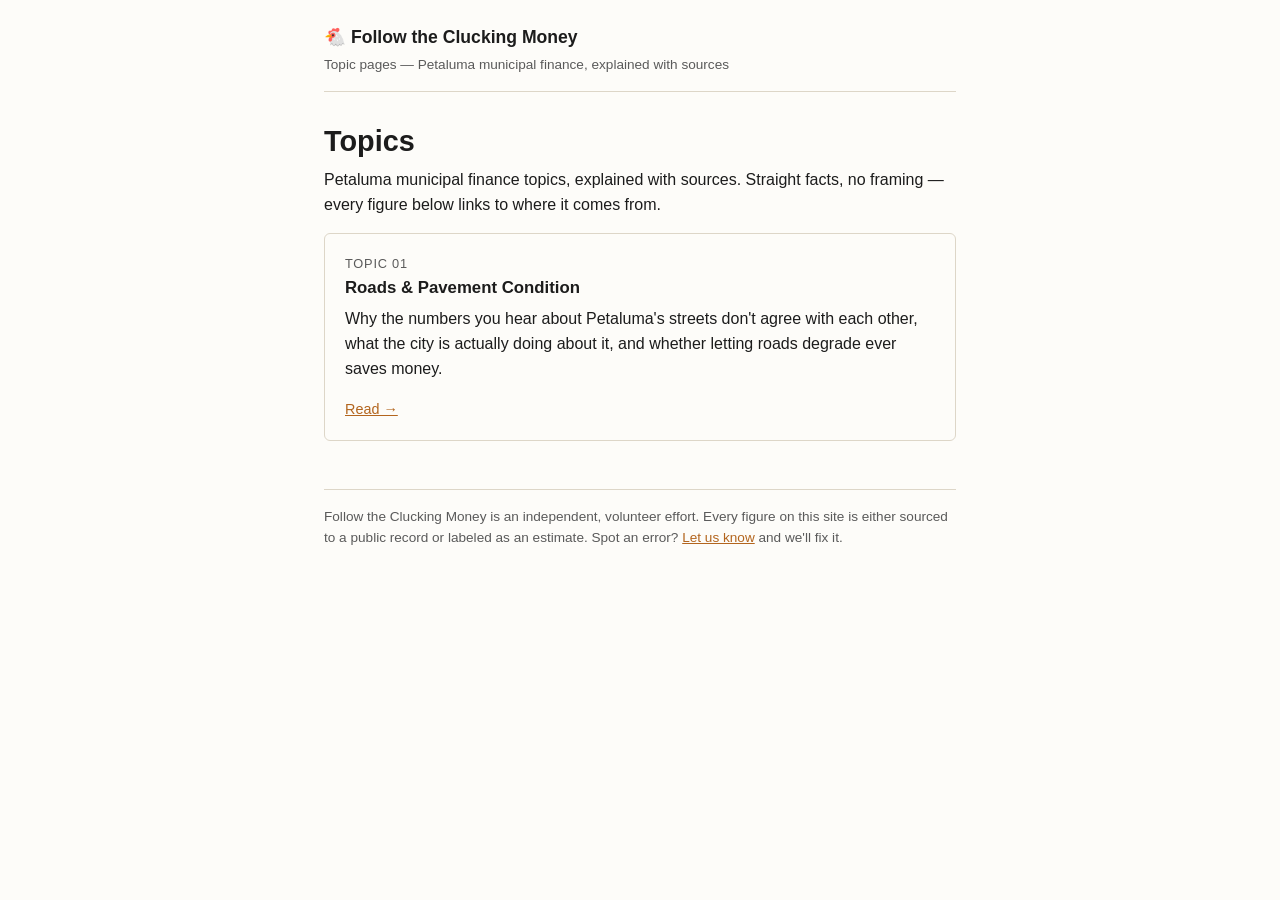
<file: index.html>
<!DOCTYPE html>
<html lang="en">
<head>
<meta charset="UTF-8">
<meta name="viewport" content="width=device-width, initial-scale=1">
<title>Follow the Clucking Money — Topics</title>
<meta name="description" content="Follow the Clucking Money — public topic deep-dives on Petaluma municipal finance.">
<link rel="stylesheet" href="assets/style.css">
</head>
<body>
<div class="page">

  <header class="site-header">
    <a class="brand" href="index.html">🐔 Follow the Clucking Money</a>
    <span class="kicker">Topic pages — Petaluma municipal finance, explained with sources</span>
  </header>

  <main>
    <h1>Topics</h1>
    <p>
      Petaluma municipal finance topics, explained with sources. Straight
      facts, no framing — every figure below links to where it comes from.
    </p>

    <!-- ============================================================
         TOPIC INDEX
         Add one .topic-card block per topic here. Keep card order
         matching whatever sequence the group has agreed on.
    ============================================================= -->

    <div class="topic-card">
      <div class="topic-label">Topic 01</div>
      <h3>Roads &amp; Pavement Condition</h3>
      <p>
        Why the numbers you hear about Petaluma's streets don't agree with
        each other, what the city is actually doing about it, and whether
        letting roads degrade ever saves money.
      </p>
      <div class="links">
        <a href="roads/index.html">Read →</a>
      </div>
    </div>

    <!-- Next topic card goes here, same pattern. -->

  </main>

  <footer class="site-footer">
    <p>
      Follow the Clucking Money is an independent, volunteer effort.
      Every figure on this site is either sourced to a public record or
      labeled as an estimate. Spot an error?
      <a href="[SOURCE: contact link/email]">Let us know</a> and we'll fix it.
    </p>
  </footer>

</div>
</body>
</html>
</file>
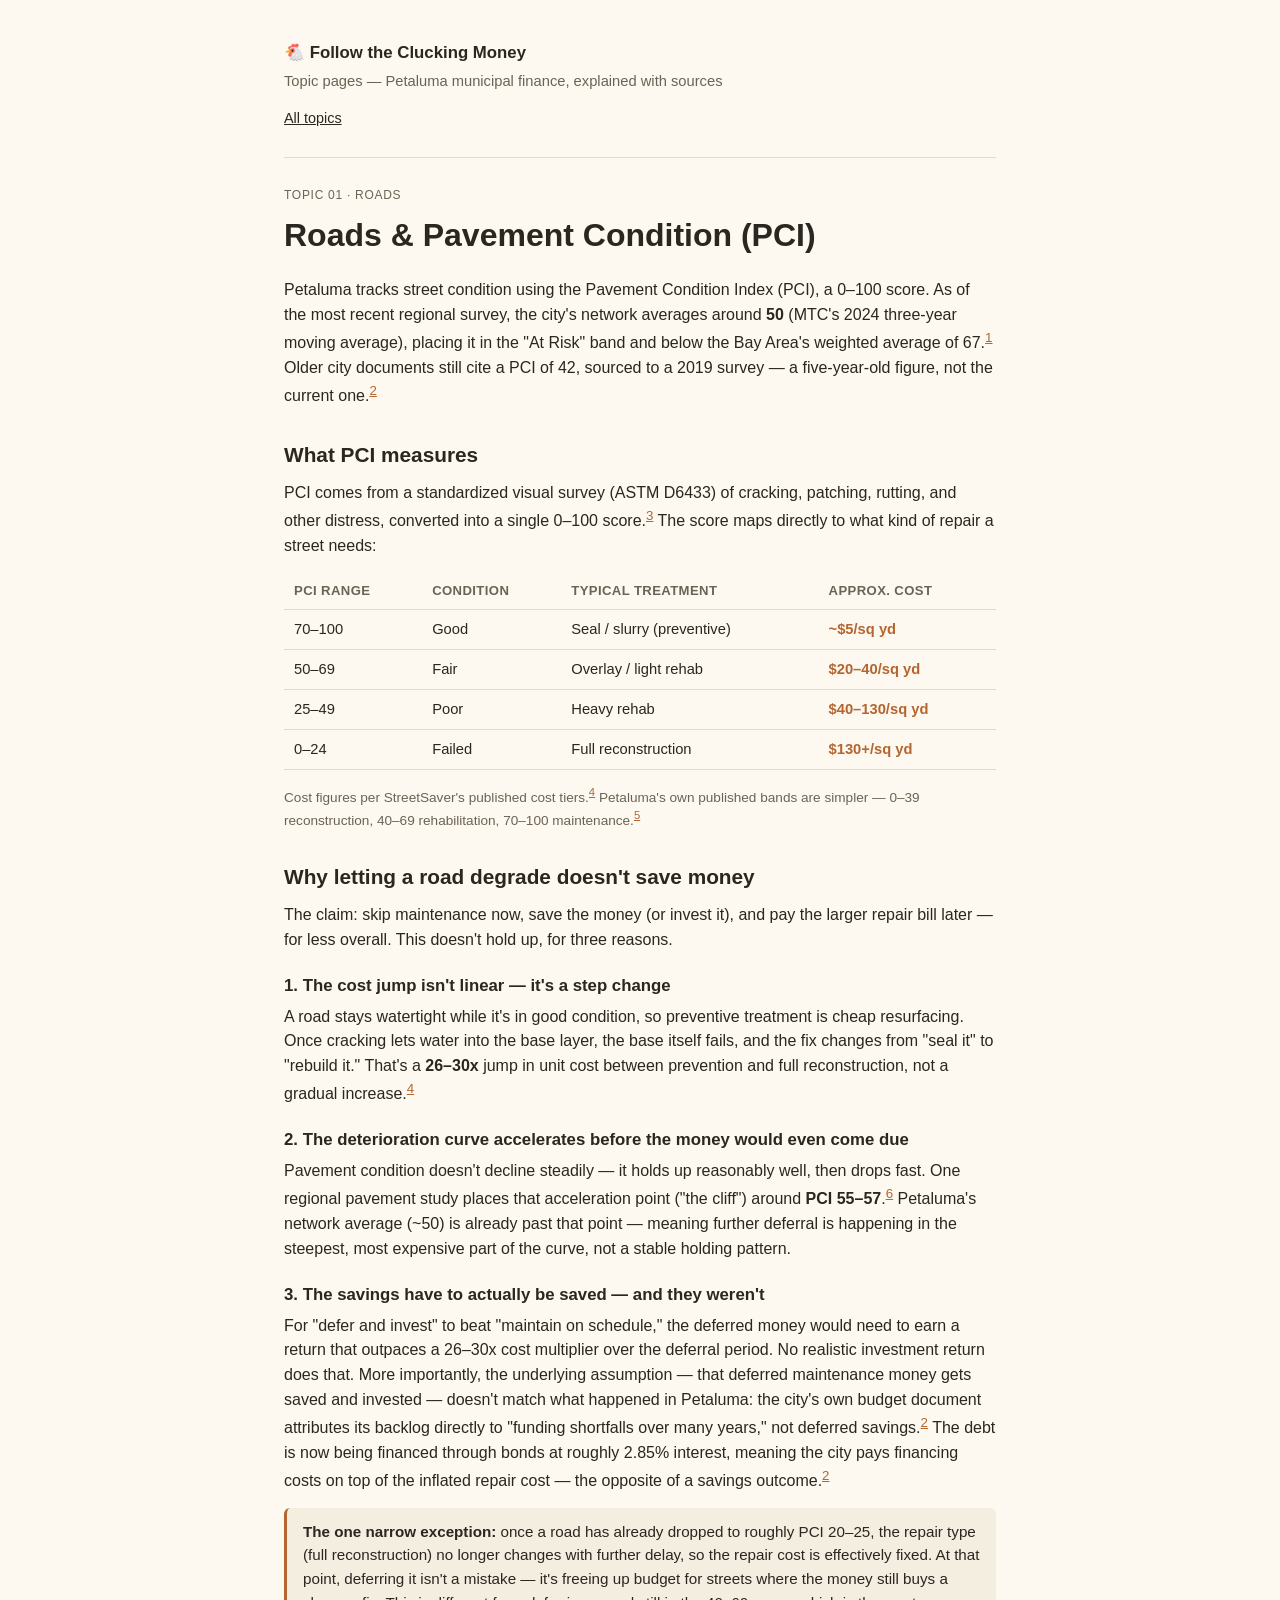
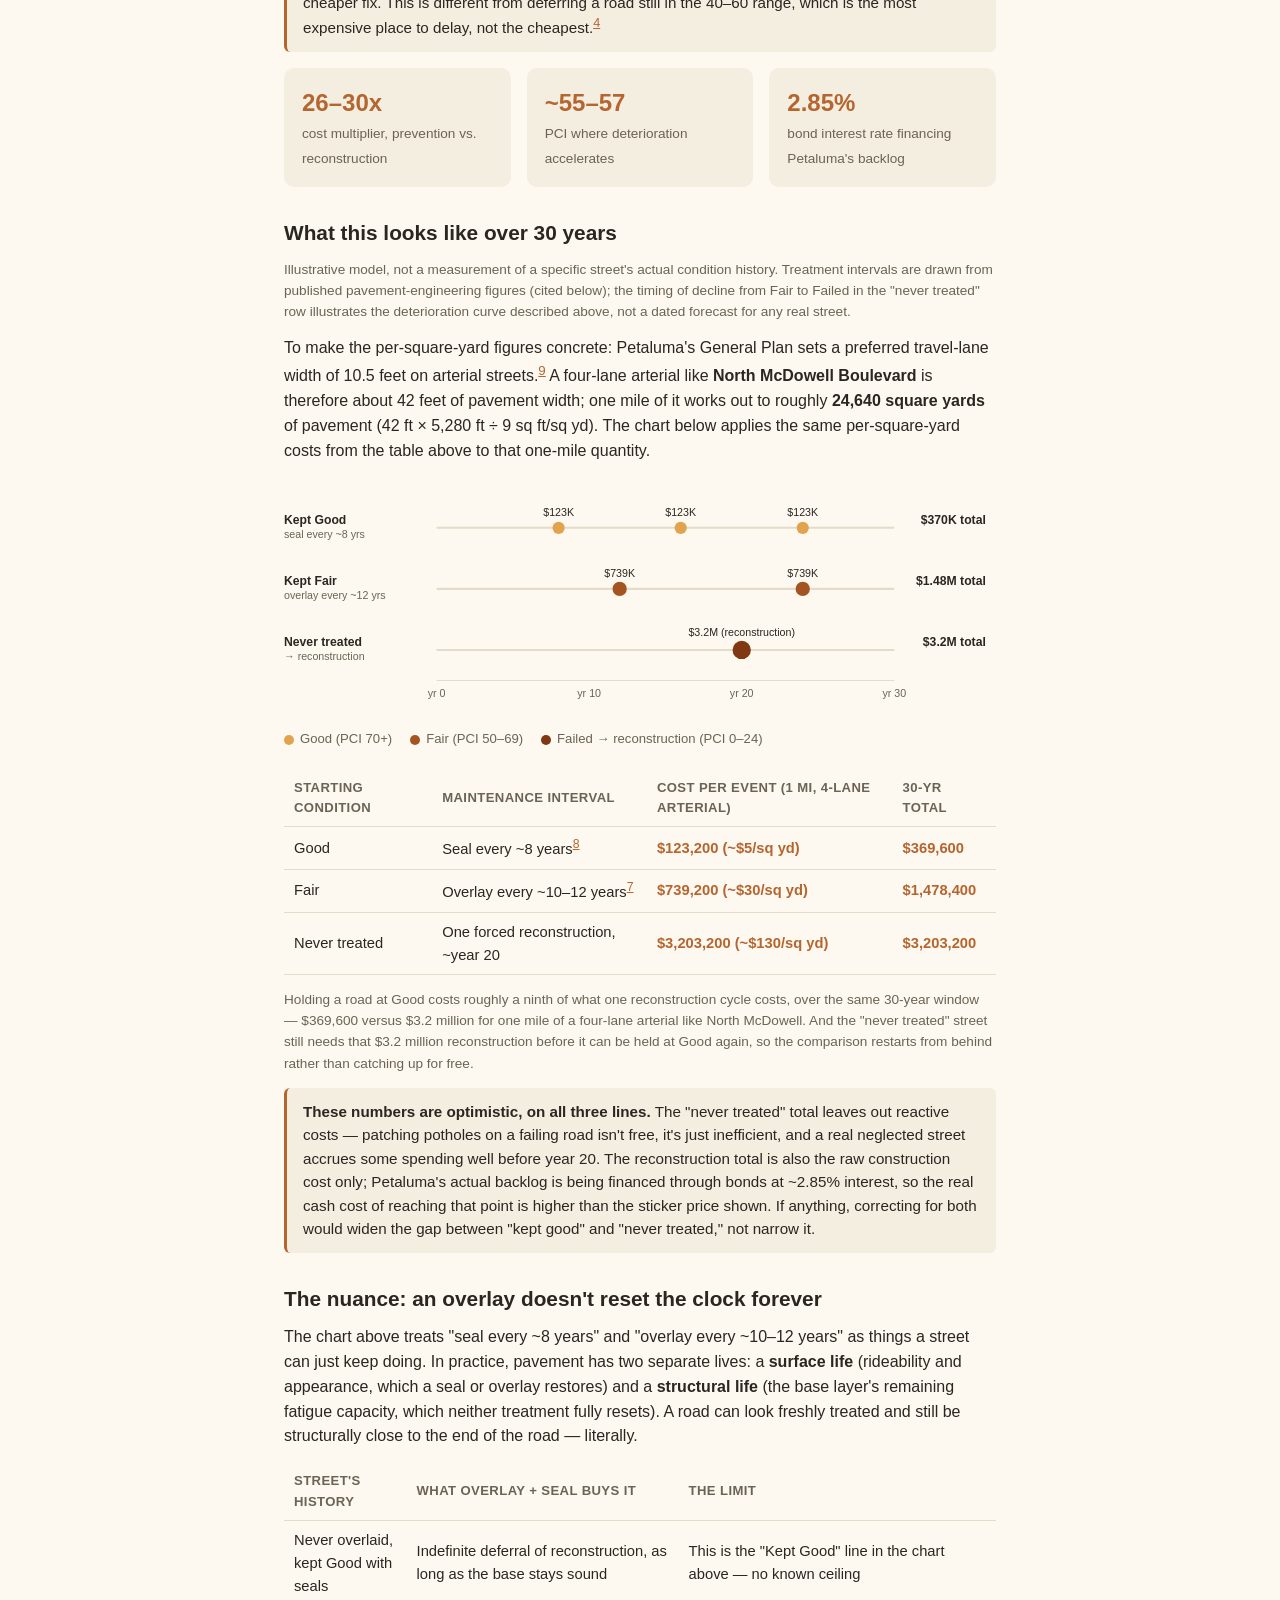
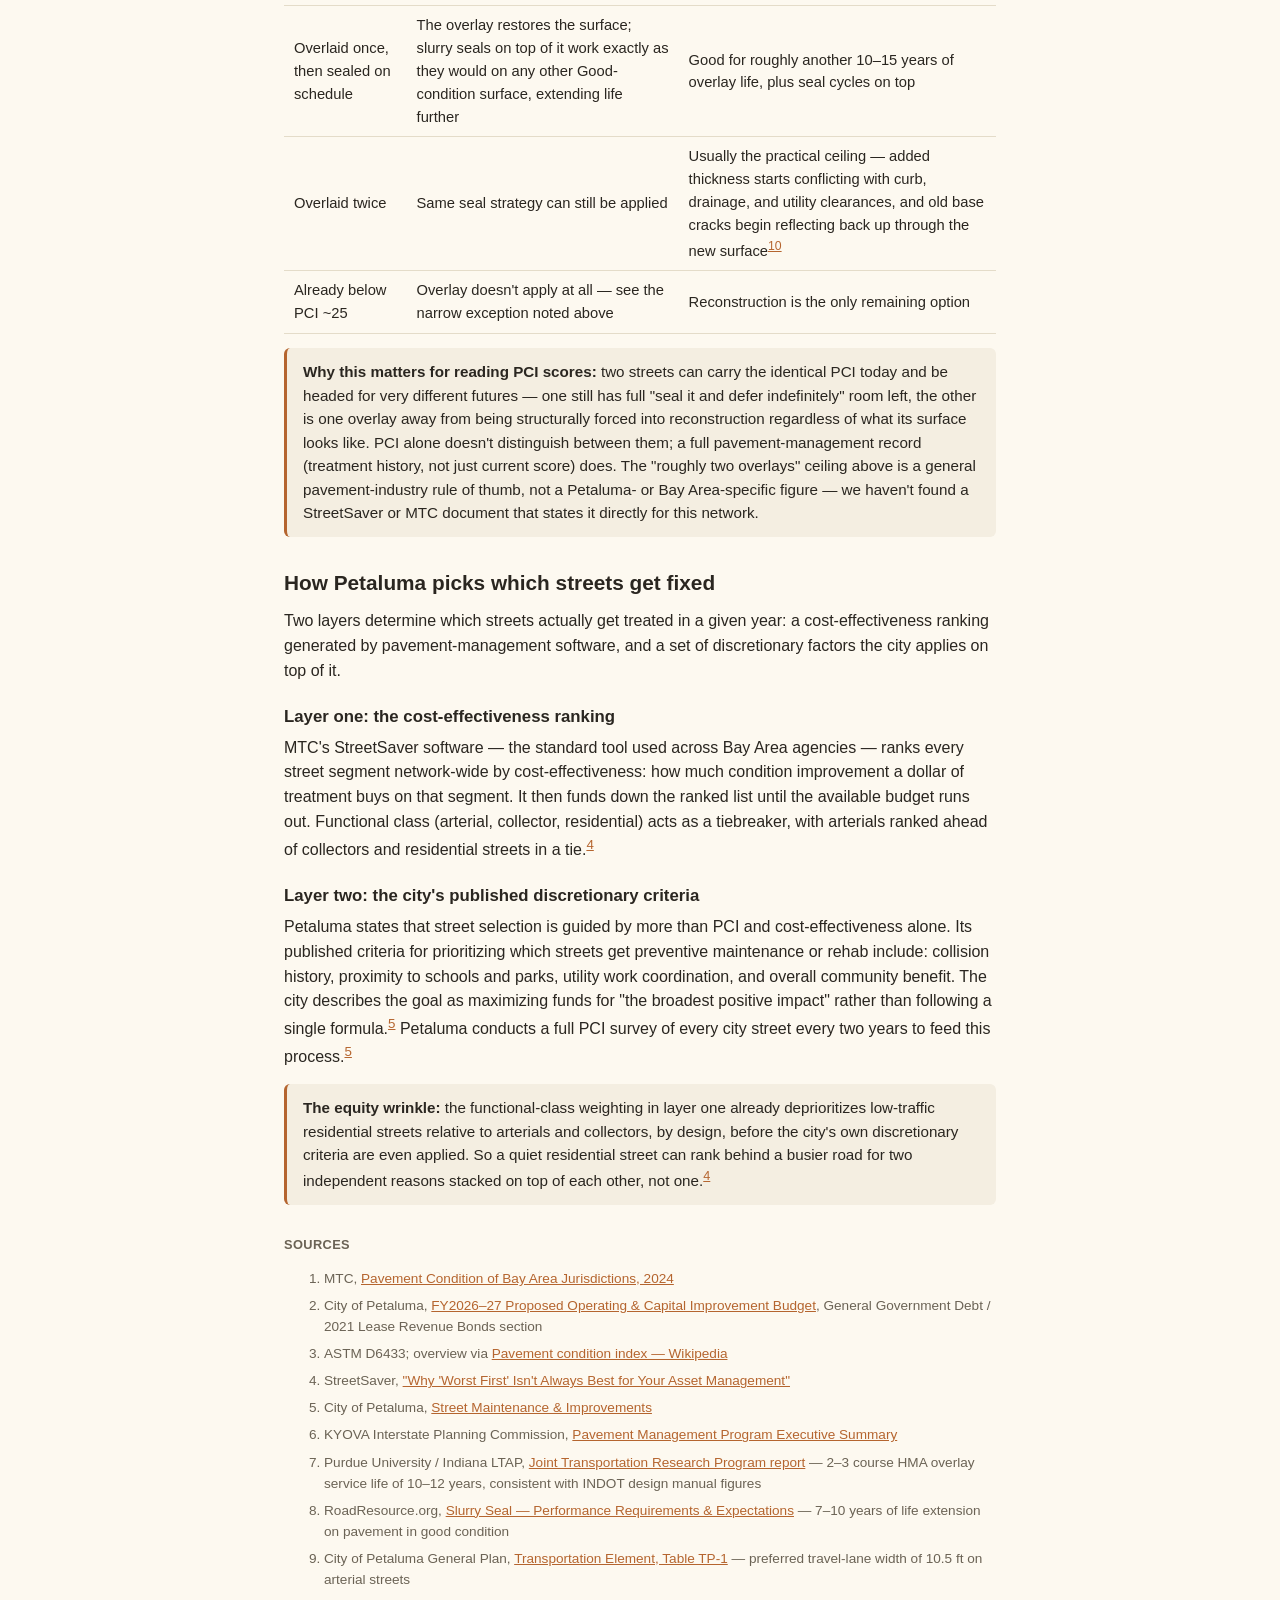
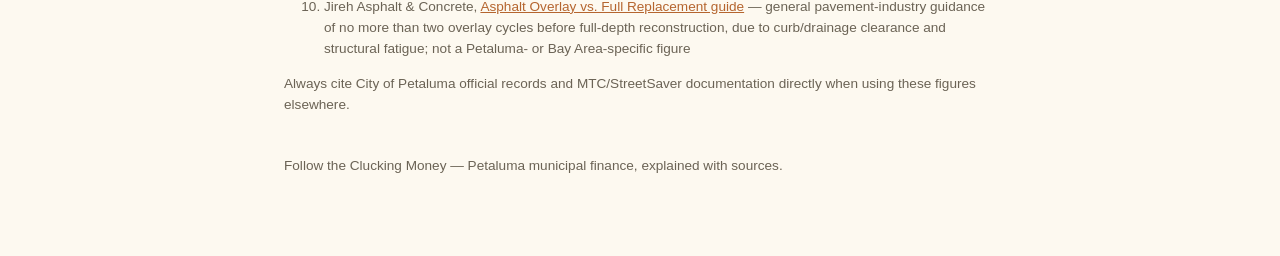
<file: roads/index.html>
<!DOCTYPE html>
<html lang="en">
<head>
<meta charset="UTF-8">
<meta name="viewport" content="width=device-width, initial-scale=1.0">
<title>Roads &amp; PCI — Follow the Clucking Money</title>
<style>
  :root {
    --bg: #fdf9f0;
    --card: #f4eee1;
    --ink: #2a2620;
    --sub: #6b6355;
    --accent: #b5652f;
    --line: #e4dcc9;
  }
  * { box-sizing: border-box; }
  body {
    margin: 0;
    background: var(--bg);
    color: var(--ink);
    font-family: -apple-system, "Segoe UI", Helvetica, Arial, sans-serif;
    line-height: 1.55;
  }
  .wrap { max-width: 760px; margin: 0 auto; padding: 40px 24px 80px; }
  header.site {
    font-weight: 700;
    font-size: 1.05rem;
    margin-bottom: 4px;
  }
  .tagline { color: var(--sub); font-size: 0.92rem; margin-bottom: 14px; }
  nav.top { font-size: 0.9rem; margin-bottom: 24px; }
  nav.top a { color: var(--ink); }
  hr { border: none; border-top: 1px solid var(--line); margin: 28px 0; }
  .eyebrow {
    text-transform: uppercase;
    letter-spacing: 0.06em;
    font-size: 0.75rem;
    color: var(--sub);
    margin-bottom: 6px;
  }
  h1 { font-size: 2rem; margin: 0 0 18px; }
  h2 { font-size: 1.3rem; margin: 0 0 10px; }
  h3 { font-size: 1.05rem; margin: 20px 0 6px; }
  p { margin: 0 0 14px; }
  section { margin-bottom: 30px; }
  .stat-row { display: flex; gap: 16px; flex-wrap: wrap; margin: 16px 0; }
  .stat {
    background: var(--card);
    border-radius: 10px;
    padding: 16px 18px;
    flex: 1 1 200px;
  }
  .stat .num { color: var(--accent); font-weight: 700; font-size: 1.5rem; display: block; }
  .stat .label { font-size: 0.85rem; color: var(--sub); margin-top: 2px; }
  table {
    width: 100%;
    border-collapse: collapse;
    margin: 14px 0;
    font-size: 0.92rem;
  }
  th, td {
    text-align: left;
    padding: 8px 10px;
    border-bottom: 1px solid var(--line);
  }
  th { color: var(--sub); font-weight: 600; font-size: 0.82rem; text-transform: uppercase; letter-spacing: 0.03em; }
  td.num { color: var(--accent); font-weight: 700; }
  .callout {
    background: var(--card);
    border-left: 3px solid var(--accent);
    border-radius: 6px;
    padding: 12px 16px;
    font-size: 0.95rem;
    margin: 14px 0;
  }
  .sources {
    font-size: 0.85rem;
    color: var(--sub);
  }
  .sources li { margin-bottom: 6px; }
  a { color: var(--accent); }
  footer { margin-top: 40px; font-size: 0.85rem; color: var(--sub); }
  .timeline-note {
    font-size: 0.85rem;
    color: var(--sub);
    margin-bottom: 14px;
  }
  .chart-wrap { overflow-x: auto; margin: 10px 0 18px; }
  .chart-wrap svg { width: 100%; height: auto; min-width: 560px; display: block; }
  .legend-row { display: flex; gap: 18px; flex-wrap: wrap; font-size: 0.82rem; color: var(--sub); margin: 4px 0 20px; }
  .legend-row .dot { display: inline-block; width: 10px; height: 10px; border-radius: 50%; margin-right: 6px; vertical-align: middle; }
</style>
</head>
<body>
<div class="wrap">

<header class="site">🐔 Follow the Clucking Money</header>
<div class="tagline">Topic pages — Petaluma municipal finance, explained with sources</div>
<nav class="top"><a href="../index.html">All topics</a></nav>

<hr>

<div class="eyebrow">Topic 01 · Roads</div>
<h1>Roads &amp; Pavement Condition (PCI)</h1>

<section>
<p>Petaluma tracks street condition using the Pavement Condition Index (PCI), a 0–100 score. As of the most recent regional survey, the city's network averages around <strong>50</strong> (MTC's 2024 three-year moving average), placing it in the "At Risk" band and below the Bay Area's weighted average of 67.<sup><a href="#src1">1</a></sup> Older city documents still cite a PCI of 42, sourced to a 2019 survey — a five-year-old figure, not the current one.<sup><a href="#src2">2</a></sup></p>
</section>

<section>
<h2>What PCI measures</h2>
<p>PCI comes from a standardized visual survey (ASTM D6433) of cracking, patching, rutting, and other distress, converted into a single 0–100 score.<sup><a href="#src3">3</a></sup> The score maps directly to what kind of repair a street needs:</p>
<table>
<tr><th>PCI range</th><th>Condition</th><th>Typical treatment</th><th>Approx. cost</th></tr>
<tr><td>70–100</td><td>Good</td><td>Seal / slurry (preventive)</td><td class="num">~$5/sq yd</td></tr>
<tr><td>50–69</td><td>Fair</td><td>Overlay / light rehab</td><td class="num">$20–40/sq yd</td></tr>
<tr><td>25–49</td><td>Poor</td><td>Heavy rehab</td><td class="num">$40–130/sq yd</td></tr>
<tr><td>0–24</td><td>Failed</td><td>Full reconstruction</td><td class="num">$130+/sq yd</td></tr>
</table>
<p class="sources">Cost figures per StreetSaver's published cost tiers.<sup><a href="#src4">4</a></sup> Petaluma's own published bands are simpler — 0–39 reconstruction, 40–69 rehabilitation, 70–100 maintenance.<sup><a href="#src5">5</a></sup></p>
</section>

<section>
<h2>Why letting a road degrade doesn't save money</h2>
<p>The claim: skip maintenance now, save the money (or invest it), and pay the larger repair bill later — for less overall. This doesn't hold up, for three reasons.</p>

<h3>1. The cost jump isn't linear — it's a step change</h3>
<p>A road stays watertight while it's in good condition, so preventive treatment is cheap resurfacing. Once cracking lets water into the base layer, the base itself fails, and the fix changes from "seal it" to "rebuild it." That's a <strong>26–30x</strong> jump in unit cost between prevention and full reconstruction, not a gradual increase.<sup><a href="#src4">4</a></sup></p>

<h3>2. The deterioration curve accelerates before the money would even come due</h3>
<p>Pavement condition doesn't decline steadily — it holds up reasonably well, then drops fast. One regional pavement study places that acceleration point ("the cliff") around <strong>PCI 55–57</strong>.<sup><a href="#src6">6</a></sup> Petaluma's network average (~50) is already past that point — meaning further deferral is happening in the steepest, most expensive part of the curve, not a stable holding pattern.</p>

<h3>3. The savings have to actually be saved — and they weren't</h3>
<p>For "defer and invest" to beat "maintain on schedule," the deferred money would need to earn a return that outpaces a 26–30x cost multiplier over the deferral period. No realistic investment return does that. More importantly, the underlying assumption — that deferred maintenance money gets saved and invested — doesn't match what happened in Petaluma: the city's own budget document attributes its backlog directly to "funding shortfalls over many years," not deferred savings.<sup><a href="#src2">2</a></sup> The debt is now being financed through bonds at roughly 2.85% interest, meaning the city pays financing costs on top of the inflated repair cost — the opposite of a savings outcome.<sup><a href="#src2">2</a></sup></p>

<div class="callout">
<strong>The one narrow exception:</strong> once a road has already dropped to roughly PCI 20–25, the repair type (full reconstruction) no longer changes with further delay, so the repair cost is effectively fixed. At that point, deferring it isn't a mistake — it's freeing up budget for streets where the money still buys a cheaper fix. This is different from deferring a road still in the 40–60 range, which is the most expensive place to delay, not the cheapest.<sup><a href="#src4">4</a></sup>
</div>

<div class="stat-row">
<div class="stat"><span class="num">26–30x</span><span class="label">cost multiplier, prevention vs. reconstruction</span></div>
<div class="stat"><span class="num">~55–57</span><span class="label">PCI where deterioration accelerates</span></div>
<div class="stat"><span class="num">2.85%</span><span class="label">bond interest rate financing Petaluma's backlog</span></div>
</div>
</section>

<section>
<h2>What this looks like over 30 years</h2>
<p class="timeline-note">Illustrative model, not a measurement of a specific street's actual condition history. Treatment intervals are drawn from published pavement-engineering figures (cited below); the timing of decline from Fair to Failed in the "never treated" row illustrates the deterioration curve described above, not a dated forecast for any real street.</p>
<p>To make the per-square-yard figures concrete: Petaluma's General Plan sets a preferred travel-lane width of 10.5 feet on arterial streets.<sup><a href="#src9">9</a></sup> A four-lane arterial like <strong>North McDowell Boulevard</strong> is therefore about 42 feet of pavement width; one mile of it works out to roughly <strong>24,640 square yards</strong> of pavement (42 ft × 5,280 ft ÷ 9 sq ft/sq yd). The chart below applies the same per-square-yard costs from the table above to that one-mile quantity.</p>

<div class="chart-wrap">
<svg viewBox="0 0 700 230" role="img" aria-label="Timeline chart comparing cumulative cost over 30 years for one mile of a four-lane Petaluma arterial like North McDowell Boulevard, kept Good, kept Fair, or left untreated until reconstruction.">
  <!-- baselines -->
  <line x1="150" y1="50"  x2="600" y2="50"  stroke="#e4dcc9" stroke-width="2"/>
  <line x1="150" y1="110" x2="600" y2="110" stroke="#e4dcc9" stroke-width="2"/>
  <line x1="150" y1="170" x2="600" y2="170" stroke="#e4dcc9" stroke-width="2"/>

  <!-- row labels -->
  <text x="0" y="46"  font-size="12" fill="#2a2620" font-weight="600">Kept Good</text>
  <text x="0" y="60"  font-size="10.5" fill="#6b6355">seal every ~8 yrs</text>
  <text x="0" y="106" font-size="12" fill="#2a2620" font-weight="600">Kept Fair</text>
  <text x="0" y="120" font-size="10.5" fill="#6b6355">overlay every ~12 yrs</text>
  <text x="0" y="166" font-size="12" fill="#2a2620" font-weight="600">Never treated</text>
  <text x="0" y="180" font-size="10.5" fill="#6b6355">→ reconstruction</text>

  <!-- Good row: treatments at yr 8, 16, 24 -->
  <circle cx="270" cy="50" r="6" fill="#e2a34f"/>
  <circle cx="390" cy="50" r="6" fill="#e2a34f"/>
  <circle cx="510" cy="50" r="6" fill="#e2a34f"/>
  <text x="270" y="38" font-size="10.5" fill="#2a2620" text-anchor="middle">$123K</text>
  <text x="390" y="38" font-size="10.5" fill="#2a2620" text-anchor="middle">$123K</text>
  <text x="510" y="38" font-size="10.5" fill="#2a2620" text-anchor="middle">$123K</text>

  <!-- Fair row: treatments at yr 12, 24 -->
  <circle cx="330" cy="110" r="7" fill="#a35420"/>
  <circle cx="510" cy="110" r="7" fill="#a35420"/>
  <text x="330" y="98" font-size="10.5" fill="#2a2620" text-anchor="middle">$739K</text>
  <text x="510" y="98" font-size="10.5" fill="#2a2620" text-anchor="middle">$739K</text>

  <!-- Neglected row: one reconstruction at yr ~20 -->
  <circle cx="450" cy="170" r="9" fill="#803712"/>
  <text x="450" y="156" font-size="10.5" fill="#2a2620" text-anchor="middle">$3.2M (reconstruction)</text>

  <!-- year axis -->
  <line x1="150" y1="200" x2="600" y2="200" stroke="#e4dcc9" stroke-width="1"/>
  <text x="150" y="216" font-size="10.5" fill="#6b6355" text-anchor="middle">yr 0</text>
  <text x="300" y="216" font-size="10.5" fill="#6b6355" text-anchor="middle">yr 10</text>
  <text x="450" y="216" font-size="10.5" fill="#6b6355" text-anchor="middle">yr 20</text>
  <text x="600" y="216" font-size="10.5" fill="#6b6355" text-anchor="middle">yr 30</text>

  <!-- totals -->
  <text x="690" y="46"  font-size="12" fill="#2a2620" font-weight="700" text-anchor="end">$370K total</text>
  <text x="690" y="106" font-size="12" fill="#2a2620" font-weight="700" text-anchor="end">$1.48M total</text>
  <text x="690" y="166" font-size="12" fill="#2a2620" font-weight="700" text-anchor="end">$3.2M total</text>
</svg>
</div>
<div class="legend-row">
  <span><span class="dot" style="background:#e2a34f"></span>Good (PCI 70+)</span>
  <span><span class="dot" style="background:#a35420"></span>Fair (PCI 50–69)</span>
  <span><span class="dot" style="background:#803712"></span>Failed → reconstruction (PCI 0–24)</span>
</div>

<table>
<tr><th>Starting condition</th><th>Maintenance interval</th><th>Cost per event (1 mi, 4-lane arterial)</th><th>30-yr total</th></tr>
<tr><td>Good</td><td>Seal every ~8 years<sup><a href="#src8">8</a></sup></td><td class="num">$123,200 (~$5/sq yd)</td><td class="num">$369,600</td></tr>
<tr><td>Fair</td><td>Overlay every ~10–12 years<sup><a href="#src7">7</a></sup></td><td class="num">$739,200 (~$30/sq yd)</td><td class="num">$1,478,400</td></tr>
<tr><td>Never treated</td><td>One forced reconstruction, ~year 20</td><td class="num">$3,203,200 (~$130/sq yd)</td><td class="num">$3,203,200</td></tr>
</table>
<p class="sources">Holding a road at Good costs roughly a ninth of what one reconstruction cycle costs, over the same 30-year window — $369,600 versus $3.2 million for one mile of a four-lane arterial like North McDowell. And the "never treated" street still needs that $3.2 million reconstruction before it can be held at Good again, so the comparison restarts from behind rather than catching up for free.</p>

<div class="callout">
<strong>These numbers are optimistic, on all three lines.</strong> The "never treated" total leaves out reactive costs — patching potholes on a failing road isn't free, it's just inefficient, and a real neglected street accrues some spending well before year 20. The reconstruction total is also the raw construction cost only; Petaluma's actual backlog is being financed through bonds at ~2.85% interest, so the real cash cost of reaching that point is higher than the sticker price shown. If anything, correcting for both would widen the gap between "kept good" and "never treated," not narrow it.
</div>
</section>

<section>
<h2>The nuance: an overlay doesn't reset the clock forever</h2>
<p>The chart above treats "seal every ~8 years" and "overlay every ~10–12 years" as things a street can just keep doing. In practice, pavement has two separate lives: a <strong>surface life</strong> (rideability and appearance, which a seal or overlay restores) and a <strong>structural life</strong> (the base layer's remaining fatigue capacity, which neither treatment fully resets). A road can look freshly treated and still be structurally close to the end of the road — literally.</p>

<table>
<tr><th>Street's history</th><th>What overlay + seal buys it</th><th>The limit</th></tr>
<tr><td>Never overlaid, kept Good with seals</td><td>Indefinite deferral of reconstruction, as long as the base stays sound</td><td>This is the "Kept Good" line in the chart above — no known ceiling</td></tr>
<tr><td>Overlaid once, then sealed on schedule</td><td>The overlay restores the surface; slurry seals on top of it work exactly as they would on any other Good-condition surface, extending life further</td><td>Good for roughly another 10–15 years of overlay life, plus seal cycles on top</td></tr>
<tr><td>Overlaid twice</td><td>Same seal strategy can still be applied</td><td>Usually the practical ceiling — added thickness starts conflicting with curb, drainage, and utility clearances, and old base cracks begin reflecting back up through the new surface<sup><a href="#src10">10</a></sup></td></tr>
<tr><td>Already below PCI ~25</td><td>Overlay doesn't apply at all — see the narrow exception noted above</td><td>Reconstruction is the only remaining option</td></tr>
</table>

<div class="callout">
<strong>Why this matters for reading PCI scores:</strong> two streets can carry the identical PCI today and be headed for very different futures — one still has full "seal it and defer indefinitely" room left, the other is one overlay away from being structurally forced into reconstruction regardless of what its surface looks like. PCI alone doesn't distinguish between them; a full pavement-management record (treatment history, not just current score) does. The "roughly two overlays" ceiling above is a general pavement-industry rule of thumb, not a Petaluma- or Bay Area-specific figure — we haven't found a StreetSaver or MTC document that states it directly for this network.
</div>
</section>

<section>
<h2>How Petaluma picks which streets get fixed</h2>
<p>Two layers determine which streets actually get treated in a given year: a cost-effectiveness ranking generated by pavement-management software, and a set of discretionary factors the city applies on top of it.</p>

<h3>Layer one: the cost-effectiveness ranking</h3>
<p>MTC's StreetSaver software — the standard tool used across Bay Area agencies — ranks every street segment network-wide by cost-effectiveness: how much condition improvement a dollar of treatment buys on that segment. It then funds down the ranked list until the available budget runs out. Functional class (arterial, collector, residential) acts as a tiebreaker, with arterials ranked ahead of collectors and residential streets in a tie.<sup><a href="#src4">4</a></sup></p>

<h3>Layer two: the city's published discretionary criteria</h3>
<p>Petaluma states that street selection is guided by more than PCI and cost-effectiveness alone. Its published criteria for prioritizing which streets get preventive maintenance or rehab include: collision history, proximity to schools and parks, utility work coordination, and overall community benefit. The city describes the goal as maximizing funds for "the broadest positive impact" rather than following a single formula.<sup><a href="#src5">5</a></sup> Petaluma conducts a full PCI survey of every city street every two years to feed this process.<sup><a href="#src5">5</a></sup></p>

<div class="callout">
<strong>The equity wrinkle:</strong> the functional-class weighting in layer one already deprioritizes low-traffic residential streets relative to arterials and collectors, by design, before the city's own discretionary criteria are even applied. So a quiet residential street can rank behind a busier road for two independent reasons stacked on top of each other, not one.<sup><a href="#src4">4</a></sup>
</div>
</section>

<section>
<h3 class="sources" style="text-transform:uppercase;letter-spacing:.03em;font-size:.8rem;color:var(--sub);margin-bottom:8px;">Sources</h3>
<ol class="sources">
<li id="src1">MTC, <a href="https://mtc.ca.gov/sites/default/files/documents/2025-11/%20PCI_table_2024_data_11-10-2025.pdf" target="_blank" rel="noopener">Pavement Condition of Bay Area Jurisdictions, 2024</a></li>
<li id="src2">City of Petaluma, <a href="https://storage.googleapis.com/proudcity/petalumaca/2026/05/2cb09049-fy-2026-2027-city-of-petaluma-proposed-operating-and-capital-improvement-budget.pdf" target="_blank" rel="noopener">FY2026–27 Proposed Operating &amp; Capital Improvement Budget</a>, General Government Debt / 2021 Lease Revenue Bonds section</li>
<li id="src3">ASTM D6433; overview via <a href="https://en.wikipedia.org/wiki/Pavement_condition_index" target="_blank" rel="noopener">Pavement condition index — Wikipedia</a></li>
<li id="src4">StreetSaver, <a href="https://streetsaver.com/pavement-management-programs-part-1-why-worst-first-isnt-always-best-for-your-asset-management/" target="_blank" rel="noopener">"Why 'Worst First' Isn't Always Best for Your Asset Management"</a></li>
<li id="src5">City of Petaluma, <a href="https://cityofpetaluma.org/street-pavement/" target="_blank" rel="noopener">Street Maintenance &amp; Improvements</a></li>
<li id="src6">KYOVA Interstate Planning Commission, <a href="https://kyovaipc.org/Executive_Summary_DRAFT_KYOVA_Pavement_Management_7_12_19.pdf" target="_blank" rel="noopener">Pavement Management Program Executive Summary</a></li>
<li id="src7">Purdue University / Indiana LTAP, <a href="https://docs.lib.purdue.edu/jtrp/1150" target="_blank" rel="noopener">Joint Transportation Research Program report</a> — 2–3 course HMA overlay service life of 10–12 years, consistent with INDOT design manual figures</li>
<li id="src8">RoadResource.org, <a href="https://roadresource.org/treatment_resources/slurry_seal/about_expectations" target="_blank" rel="noopener">Slurry Seal — Performance Requirements &amp; Expectations</a> — 7–10 years of life extension on pavement in good condition</li>
<li id="src9">City of Petaluma General Plan, <a href="https://static1.squarespace.com/static/5ea880f6d9a2075c7b7f54af/t/69c69e283480122b47a8a842/1774624296935/PetalumaGP_PublicDraft_Transportation.pdf" target="_blank" rel="noopener">Transportation Element, Table TP-1</a> — preferred travel-lane width of 10.5 ft on arterial streets</li>
<li id="src10">Jireh Asphalt &amp; Concrete, <a href="https://jirehwa.com/blog/asphalt-overlay-resurfacing-guide-washington" target="_blank" rel="noopener">Asphalt Overlay vs. Full Replacement guide</a> — general pavement-industry guidance of no more than two overlay cycles before full-depth reconstruction, due to curb/drainage clearance and structural fatigue; not a Petaluma- or Bay Area-specific figure</li>
</ol>
<p class="sources" style="margin-top:10px;">Always cite City of Petaluma official records and MTC/StreetSaver documentation directly when using these figures elsewhere.</p>
</section>

<footer>Follow the Clucking Money — Petaluma municipal finance, explained with sources.</footer>

</div>
</body>
</html>
</file>
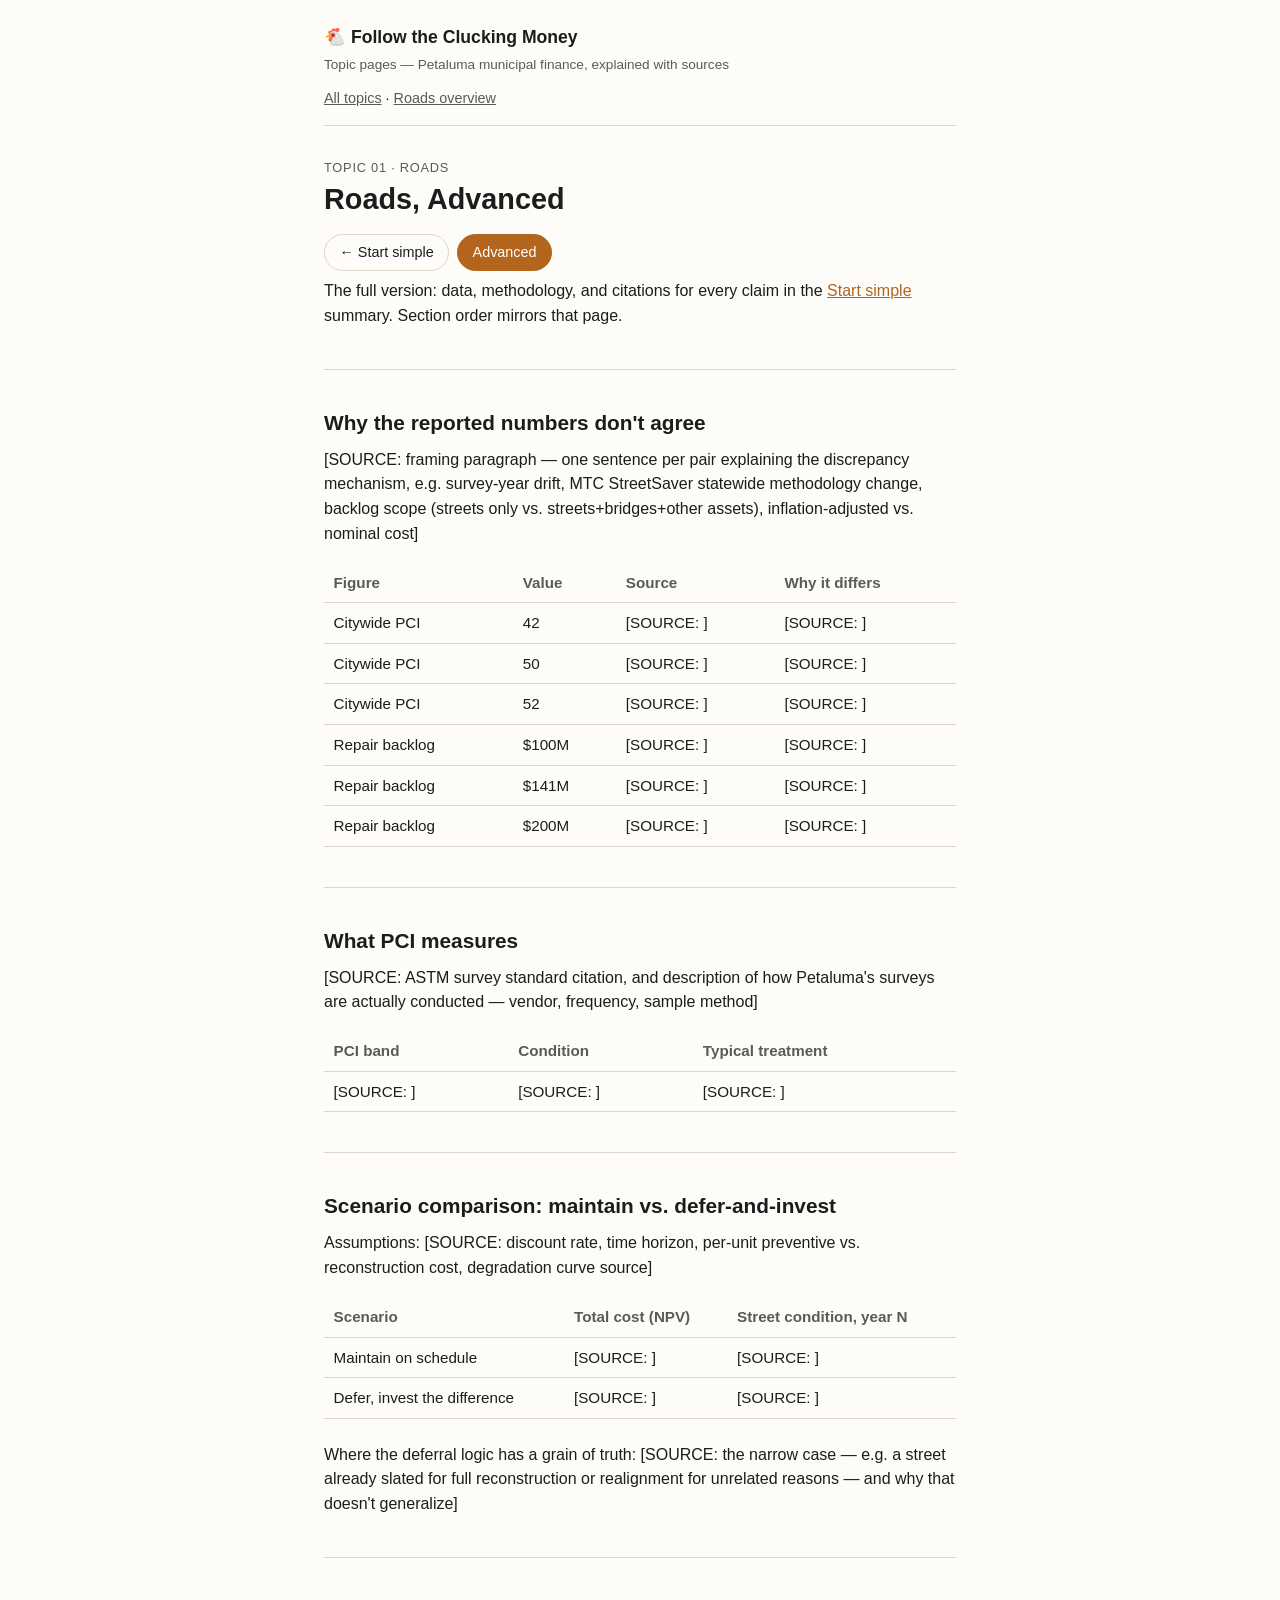
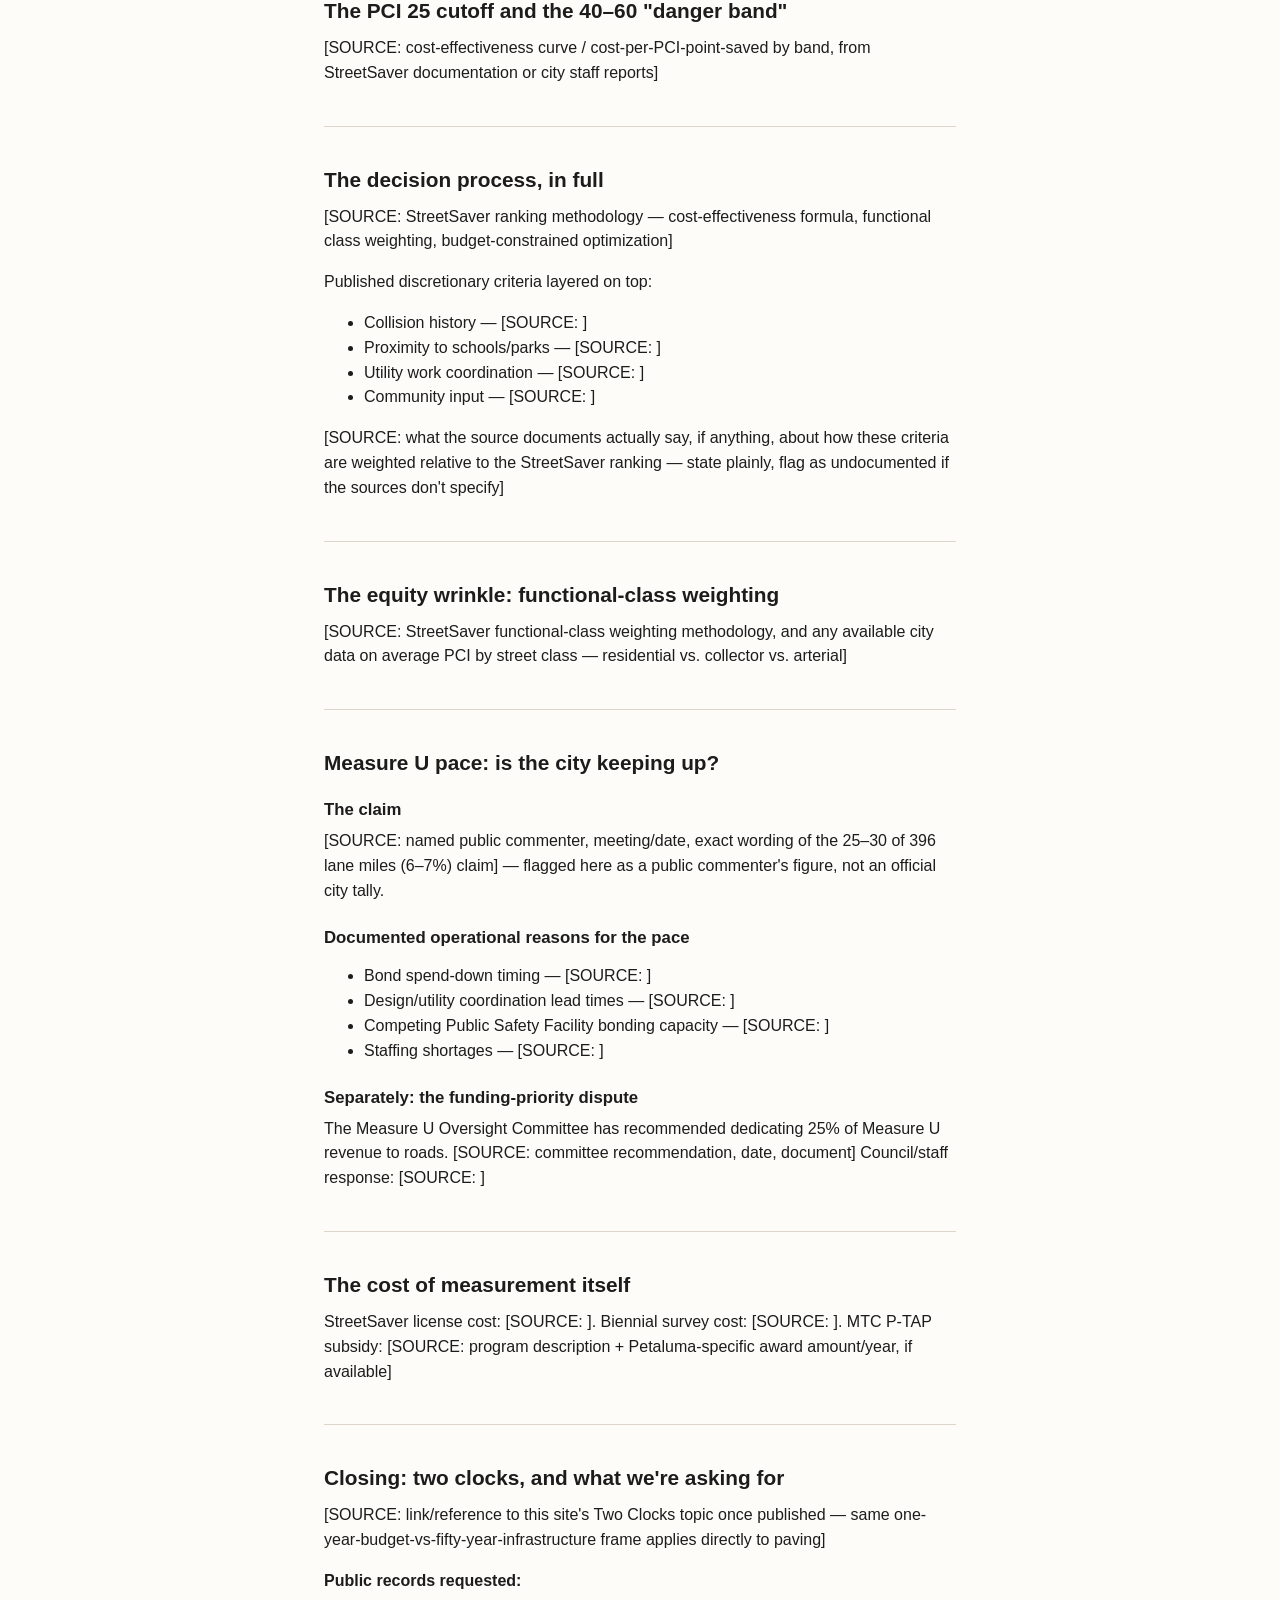
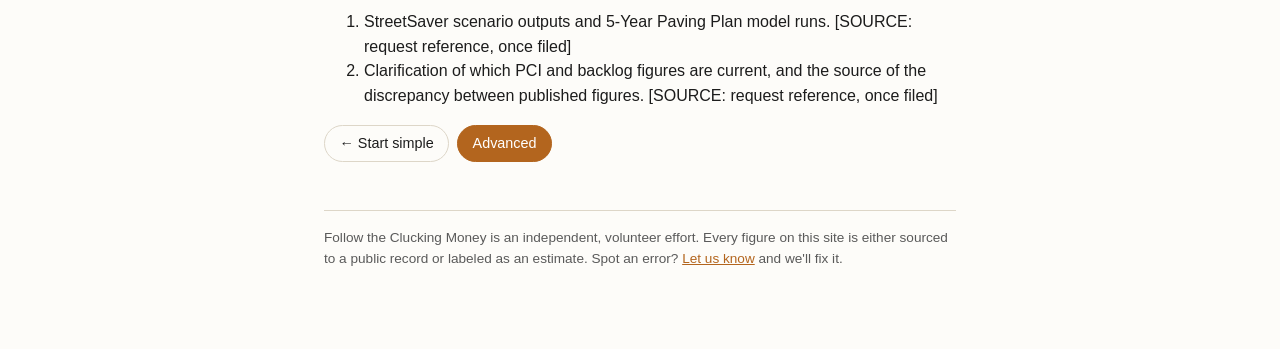
<file: roads/advanced.html>
<!DOCTYPE html>
<html lang="en">
<head>
<meta charset="UTF-8">
<meta name="viewport" content="width=device-width, initial-scale=1">
<title>Roads, Advanced — Follow the Clucking Money</title>
<meta name="description" content="Petaluma's road and pavement-condition finances, with data, methodology, and sources.">
<link rel="stylesheet" href="../assets/style.css">
</head>
<body>
<div class="page">

  <header class="site-header">
    <a class="brand" href="../index.html">🐔 Follow the Clucking Money</a>
    <span class="kicker">Topic pages — Petaluma municipal finance, explained with sources</span>
    <nav class="crumbs"><a href="../index.html">All topics</a> · <a href="index.html">Roads overview</a></nav>
  </header>

  <main>
    <div class="topic-label">Topic 01 · Roads</div>
    <h1>Roads, Advanced</h1>

    <div class="version-toggle">
      <a href="start-simple.html">← Start simple</a>
      <a class="active" href="advanced.html">Advanced</a>
    </div>

    <p>
      The full version: data, methodology, and citations for every claim
      in the <a href="start-simple.html">Start simple</a> summary. Section
      order mirrors that page.
    </p>

    <hr class="divider">

    <!-- ============================================================
         SECTION 1 — The setup: why the numbers don't agree
         For each reported figure (PCI 42, 50, 52; backlog $100M,
         $141M, $200M), name: source document, survey/report year,
         and exactly what methodological or scope difference produces
         the discrepancy. Present as a comparison table, not prose.
    ============================================================= -->

    <h2>Why the reported numbers don't agree</h2>
    <p>
      [SOURCE: framing paragraph — one sentence per pair explaining the
      discrepancy mechanism, e.g. survey-year drift, MTC StreetSaver
      statewide methodology change, backlog scope (streets only vs.
      streets+bridges+other assets), inflation-adjusted vs. nominal cost]
    </p>
    <table>
      <thead>
        <tr><th>Figure</th><th>Value</th><th>Source</th><th>Why it differs</th></tr>
      </thead>
      <tbody>
        <tr><td>Citywide PCI</td><td>42</td><td>[SOURCE: ]</td><td>[SOURCE: ]</td></tr>
        <tr><td>Citywide PCI</td><td>50</td><td>[SOURCE: ]</td><td>[SOURCE: ]</td></tr>
        <tr><td>Citywide PCI</td><td>52</td><td>[SOURCE: ]</td><td>[SOURCE: ]</td></tr>
        <tr><td>Repair backlog</td><td>$100M</td><td>[SOURCE: ]</td><td>[SOURCE: ]</td></tr>
        <tr><td>Repair backlog</td><td>$141M</td><td>[SOURCE: ]</td><td>[SOURCE: ]</td></tr>
        <tr><td>Repair backlog</td><td>$200M</td><td>[SOURCE: ]</td><td>[SOURCE: ]</td></tr>
      </tbody>
    </table>

    <hr class="divider">

    <!-- ============================================================
         SECTION 2 — What PCI actually measures
         Cover: 0-100 scale definition, ASTM D6433 (or applicable)
         survey method summary, condition bands and the treatment type
         each band implies (e.g. slurry seal vs. overlay vs.
         reconstruction). Cite the standard and the city's adopted
         pavement management manual/policy.
    ============================================================= -->

    <h2>What PCI measures</h2>
    <p>
      [SOURCE: ASTM survey standard citation, and description of how
      Petaluma's surveys are actually conducted — vendor, frequency,
      sample method]
    </p>
    <table>
      <thead>
        <tr><th>PCI band</th><th>Condition</th><th>Typical treatment</th></tr>
      </thead>
      <tbody>
        <tr><td>[SOURCE: ]</td><td>[SOURCE: ]</td><td>[SOURCE: ]</td></tr>
      </tbody>
    </table>

    <hr class="divider">

    <!-- ============================================================
         SECTION 3 — Does letting roads degrade ever save money?
         Cover: full scenario comparison (maintain-on-schedule vs.
         defer-and-invest-the-difference) with assumptions stated
         (discount rate, time horizon, reconstruction cost multiplier).
         Show the result across a range of realistic assumptions —
         no scenario where deferral wins. Then state plainly the one
         narrow case where the "invest instead" logic does hold, and
         why it doesn't apply to a public street network.
    ============================================================= -->

    <h2>Scenario comparison: maintain vs. defer-and-invest</h2>
    <p>
      Assumptions: [SOURCE: discount rate, time horizon, per-unit
      preventive vs. reconstruction cost, degradation curve source]
    </p>
    <table>
      <thead>
        <tr><th>Scenario</th><th>Total cost (NPV)</th><th>Street condition, year N</th></tr>
      </thead>
      <tbody>
        <tr><td>Maintain on schedule</td><td>[SOURCE: ]</td><td>[SOURCE: ]</td></tr>
        <tr><td>Defer, invest the difference</td><td>[SOURCE: ]</td><td>[SOURCE: ]</td></tr>
      </tbody>
    </table>
    <p>
      Where the deferral logic has a grain of truth: [SOURCE: the
      narrow case — e.g. a street already slated for full reconstruction
      or realignment for unrelated reasons — and why that doesn't
      generalize]
    </p>

    <hr class="divider">

    <!-- ============================================================
         SECTION 4 — Why the worst streets get deprioritized
         Cover: the cost-effectiveness logic behind deliberately not
         prioritizing PCI <25 streets (cost per point of improvement
         rises sharply once a street needs full reconstruction), and
         why the 40-60 band is the most expensive place to let slip
         (still cheap to save, most value lost if it crosses into
         reconstruction territory). Include the cost-per-treatment
         curve if available.
    ============================================================= -->

    <h2>The PCI 25 cutoff and the 40–60 "danger band"</h2>
    <p>
      [SOURCE: cost-effectiveness curve / cost-per-PCI-point-saved by
      band, from StreetSaver documentation or city staff reports]
    </p>

    <hr class="divider">

    <!-- ============================================================
         SECTION 5 — How Petaluma decides what gets fixed
         Cover: StreetSaver's prescriptive cost-effectiveness ranking
         methodology (how it scores/ranks segments), plus the city's
         own published discretionary criteria layered on top —
         collision history, school/park proximity, utility
         coordination, community input. Cite the adopted policy or
         staff report where these criteria are published. State
         plainly what is known about how these layers interact —
         do not speculate about weighting or final ordering beyond
         what the source documents say.
    ============================================================= -->

    <h2>The decision process, in full</h2>
    <p>
      [SOURCE: StreetSaver ranking methodology — cost-effectiveness
      formula, functional class weighting, budget-constrained
      optimization]
    </p>
    <p>
      Published discretionary criteria layered on top:
    </p>
    <ul>
      <li>Collision history — [SOURCE: ]</li>
      <li>Proximity to schools/parks — [SOURCE: ]</li>
      <li>Utility work coordination — [SOURCE: ]</li>
      <li>Community input — [SOURCE: ]</li>
    </ul>
    <p>
      [SOURCE: what the source documents actually say, if anything,
      about how these criteria are weighted relative to the
      StreetSaver ranking — state plainly, flag as undocumented if
      the sources don't specify]
    </p>

    <hr class="divider">

    <!-- ============================================================
         SECTION 6 — The equity wrinkle
         Cover: StreetSaver's functional-class weighting and how it
         deprioritizes low-traffic residential streets relative to
         arterials/collectors. Cite the methodology documentation and,
         if available, city data showing the practical effect
         (e.g. average PCI by functional class).
    ============================================================= -->

    <h2>The equity wrinkle: functional-class weighting</h2>
    <p>
      [SOURCE: StreetSaver functional-class weighting methodology, and
      any available city data on average PCI by street class —
      residential vs. collector vs. arterial]
    </p>

    <hr class="divider">

    <!-- ============================================================
         SECTION 7 — Are they keeping pace with Measure U promises?
         Cover in full, keeping threads separate:
         (a) the 25-30 of 396 lane miles (6-7%) claim — sourced to a
             named public commenter, explicitly flagged as not an
             official city tally;
         (b) documented legitimate operational reasons for the pace:
             bond spend-down timing, design/utility lead times,
             competing Public Safety Facility bonding capacity,
             staffing shortages — each cited to its own source;
         (c) the separate, documented funding-priority dispute: the
             Oversight Committee's recommendation to dedicate 25% of
             Measure U to roads, and how the city responded.
         Do not merge (b) and (c) into a single narrative — they are
         different kinds of claims (operational delay vs. funding
         priority disagreement).
    ============================================================= -->

    <h2>Measure U pace: is the city keeping up?</h2>

    <h3>The claim</h3>
    <p>
      [SOURCE: named public commenter, meeting/date, exact wording of
      the 25–30 of 396 lane miles (6–7%) claim] — flagged here as a
      public commenter's figure, not an official city tally.
    </p>

    <h3>Documented operational reasons for the pace</h3>
    <ul>
      <li>Bond spend-down timing — [SOURCE: ]</li>
      <li>Design/utility coordination lead times — [SOURCE: ]</li>
      <li>Competing Public Safety Facility bonding capacity — [SOURCE: ]</li>
      <li>Staffing shortages — [SOURCE: ]</li>
    </ul>

    <h3>Separately: the funding-priority dispute</h3>
    <p>
      The Measure U Oversight Committee has recommended dedicating 25%
      of Measure U revenue to roads. [SOURCE: committee recommendation,
      date, document] Council/staff response: [SOURCE: ]
    </p>

    <hr class="divider">

    <!-- ============================================================
         SECTION 8 — What it costs to even know this
         Cover: StreetSaver software licensing cost (cheap), the real
         cost driver being the biennial condition survey, and the
         extent to which MTC's P-TAP program subsidizes that survey
         cost for Petaluma specifically.
    ============================================================= -->

    <h2>The cost of measurement itself</h2>
    <p>
      StreetSaver license cost: [SOURCE: ]. Biennial survey cost:
      [SOURCE: ]. MTC P-TAP subsidy: [SOURCE: program description +
      Petaluma-specific award amount/year, if available]
    </p>

    <hr class="divider">

    <!-- ============================================================
         CLOSING — Two Clocks tie-back + call to action
         Tie back to the "Two Clocks" frame (1-year budget cycle vs.
         50-year infrastructure lifecycle) used elsewhere on the site.
         Close with two concrete requests as public records:
         (1) the city's actual StreetSaver scenario outputs / 5-Year
             Paving Plan model runs;
         (2) a clarification from the city on which PCI and backlog
             figures are current, and why the published figures
             conflict.
    ============================================================= -->

    <h2>Closing: two clocks, and what we're asking for</h2>
    <p>
      [SOURCE: link/reference to this site's Two Clocks topic once
      published — same one-year-budget-vs-fifty-year-infrastructure
      frame applies directly to paving]
    </p>
    <p>
      <strong>Public records requested:</strong>
    </p>
    <ol>
      <li>StreetSaver scenario outputs and 5-Year Paving Plan model runs. [SOURCE: request reference, once filed]</li>
      <li>Clarification of which PCI and backlog figures are current, and the source of the discrepancy between published figures. [SOURCE: request reference, once filed]</li>
    </ol>

    <div class="version-toggle">
      <a href="start-simple.html">← Start simple</a>
      <a class="active" href="advanced.html">Advanced</a>
    </div>
  </main>

  <footer class="site-footer">
    <p>
      Follow the Clucking Money is an independent, volunteer effort.
      Every figure on this site is either sourced to a public record or
      labeled as an estimate. Spot an error?
      <a href="[SOURCE: contact link/email]">Let us know</a> and we'll fix it.
    </p>
  </footer>

</div>
</body>
</html>
</file>
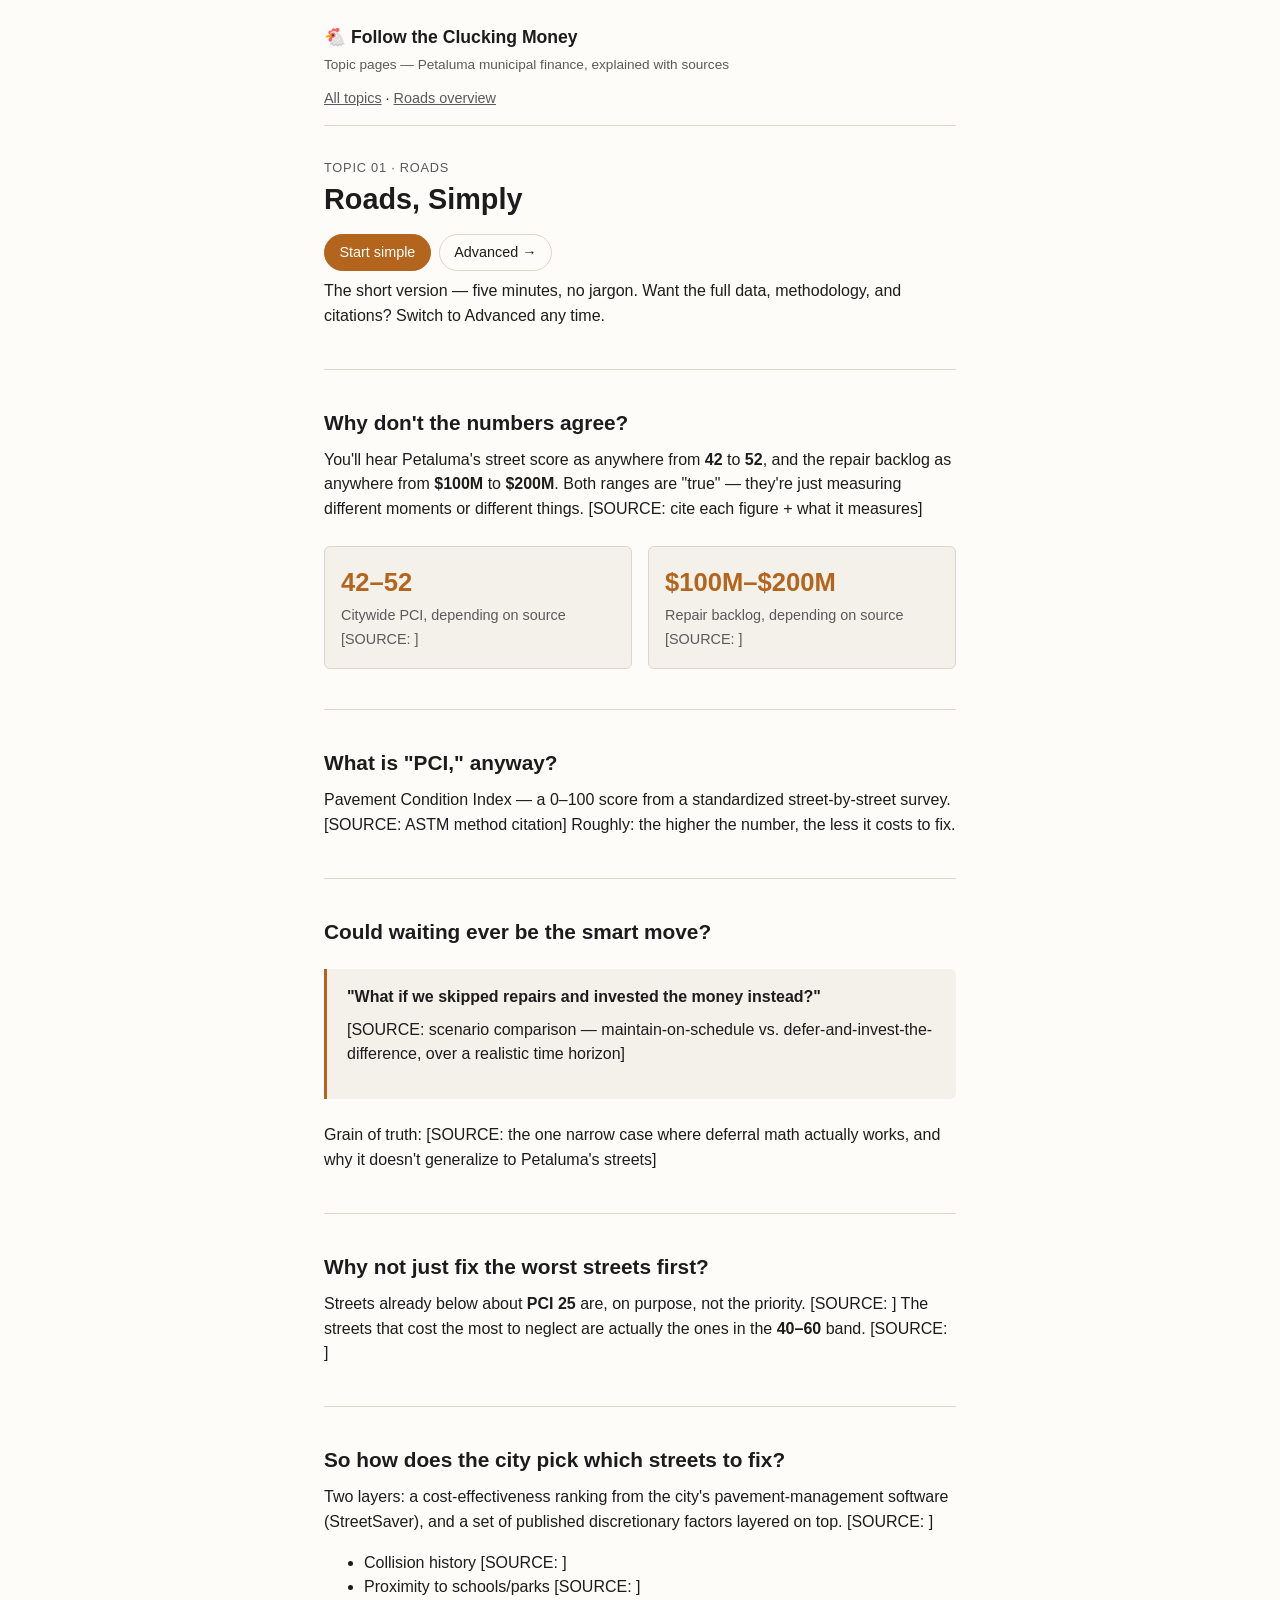
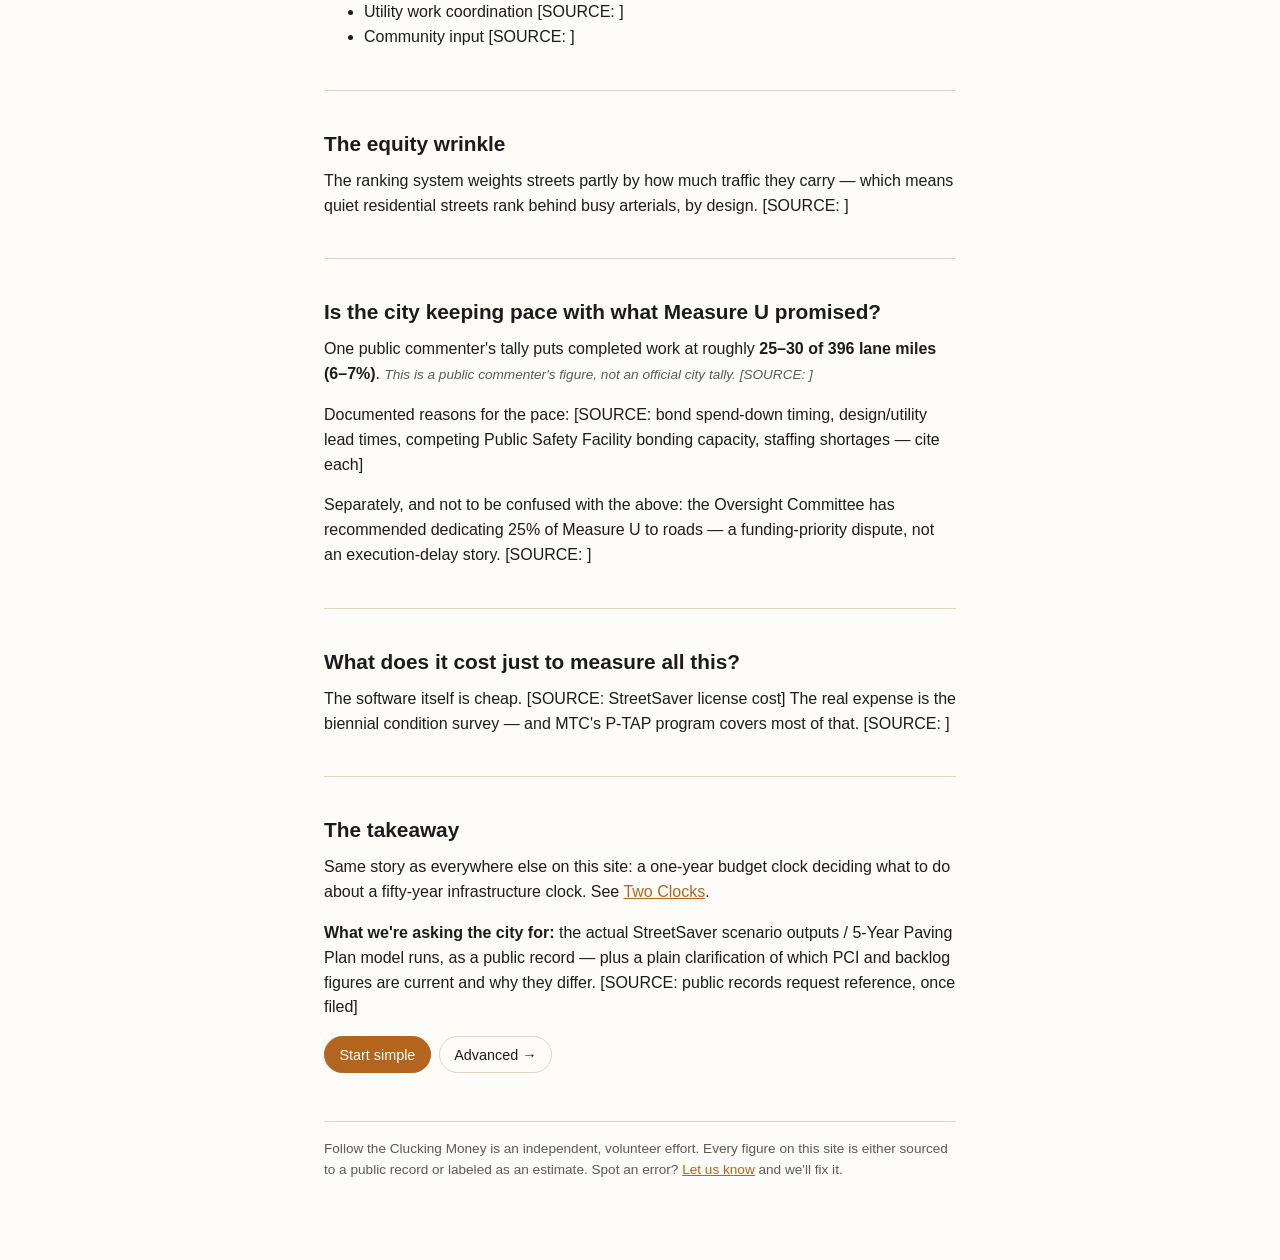
<file: roads/start-simple.html>
<!DOCTYPE html>
<html lang="en">
<head>
<meta charset="UTF-8">
<meta name="viewport" content="width=device-width, initial-scale=1">
<title>Roads, Simply — Follow the Clucking Money</title>
<meta name="description" content="Petaluma's road and pavement-condition finances, the short version.">
<link rel="stylesheet" href="../assets/style.css">
</head>
<body>
<div class="page">

  <header class="site-header">
    <a class="brand" href="../index.html">🐔 Follow the Clucking Money</a>
    <span class="kicker">Topic pages — Petaluma municipal finance, explained with sources</span>
    <nav class="crumbs"><a href="../index.html">All topics</a> · <a href="index.html">Roads overview</a></nav>
  </header>

  <main>
    <div class="topic-label">Topic 01 · Roads</div>
    <h1>Roads, Simply</h1>

    <div class="version-toggle">
      <a class="active" href="start-simple.html">Start simple</a>
      <a href="advanced.html">Advanced →</a>
    </div>

    <p>
      The short version — five minutes, no jargon. Want the full data,
      methodology, and citations? Switch to Advanced any time.
    </p>

    <hr class="divider">

    <!-- ============================================================
         SECTION 1 — The setup: why the numbers don't agree
         Cover: PCI reported as 42 vs 50 vs 52; backlog reported as
         $100M vs $141M vs $200M. Name exactly why each pair differs
         (survey year, methodology, scope of "backlog" being costed).
         Keep this workshop-slide short — one or two beats, not a
         full explainer (that's Advanced's job).
    ============================================================= -->

    <h2>Why don't the numbers agree?</h2>
    <p>
      You'll hear Petaluma's street score as anywhere from
      <strong>42</strong> to <strong>52</strong>, and the repair backlog
      as anywhere from <strong>$100M</strong> to <strong>$200M</strong>.
      Both ranges are "true" — they're just measuring different moments
      or different things. [SOURCE: cite each figure + what it measures]
    </p>

    <div class="stats">
      <div class="stat"><span class="value">42–52</span><span class="label">Citywide PCI, depending on source [SOURCE: ]</span></div>
      <div class="stat"><span class="value">$100M–$200M</span><span class="label">Repair backlog, depending on source [SOURCE: ]</span></div>
    </div>

    <hr class="divider">

    <!-- ============================================================
         SECTION 2 — What PCI actually measures
         Cover: 0-100 scale, ASTM survey method, condition bands and
         what treatment each band implies. Keep it to "here's the
         ruler," not the full ASTM methodology (that's Advanced).
    ============================================================= -->

    <h2>What is "PCI," anyway?</h2>
    <p>
      Pavement Condition Index — a 0–100 score from a standardized
      street-by-street survey. [SOURCE: ASTM method citation] Roughly:
      the higher the number, the less it costs to fix.
    </p>

    <hr class="divider">

    <!-- ============================================================
         SECTION 3 — Does letting roads degrade ever save money?
         Cover: scenario comparison (maintain vs. defer-and-invest).
         Show no realistic scenario where deferral wins. Name the one
         place the logic has a grain of truth.
         Use the challenge/Q&A pattern for the "myth."
    ============================================================= -->

    <h2>Could waiting ever be the smart move?</h2>
    <div class="challenge">
      <div class="question">"What if we skipped repairs and invested the money instead?"</div>
      <p>
        [SOURCE: scenario comparison — maintain-on-schedule vs.
        defer-and-invest-the-difference, over a realistic time horizon]
      </p>
    </div>
    <p>
      Grain of truth: [SOURCE: the one narrow case where deferral math
      actually works, and why it doesn't generalize to Petaluma's streets]
    </p>

    <hr class="divider">

    <!-- ============================================================
         SECTION 4 — Why the worst streets get deprioritized
         Cover: PCI <25 deliberately deprioritized; the 40-60 band is
         actually the most expensive place to defer. Explain the
         "sweet spot" logic briefly.
    ============================================================= -->

    <h2>Why not just fix the worst streets first?</h2>
    <p>
      Streets already below about <strong>PCI 25</strong> are, on
      purpose, not the priority. [SOURCE: ] The streets that cost the
      most to neglect are actually the ones in the
      <strong>40–60</strong> band. [SOURCE: ]
    </p>

    <hr class="divider">

    <!-- ============================================================
         SECTION 5 — How Petaluma actually decides what gets fixed
         Cover: StreetSaver's prescriptive cost-effectiveness ranking,
         plus the city's published discretionary criteria layered on
         top (collision history, school/park proximity, utility
         coordination, community input). State plainly — no
         speculation about how these are weighted or ordered.
    ============================================================= -->

    <h2>So how does the city pick which streets to fix?</h2>
    <p>
      Two layers: a cost-effectiveness ranking from the city's
      pavement-management software (StreetSaver), and a set of
      published discretionary factors layered on top. [SOURCE: ]
    </p>
    <ul>
      <li>Collision history [SOURCE: ]</li>
      <li>Proximity to schools/parks [SOURCE: ]</li>
      <li>Utility work coordination [SOURCE: ]</li>
      <li>Community input [SOURCE: ]</li>
    </ul>

    <hr class="divider">

    <!-- ============================================================
         SECTION 6 — The equity wrinkle
         Cover: StreetSaver's functional-class weighting deprioritizes
         low-traffic residential streets relative to arterials.
    ============================================================= -->

    <h2>The equity wrinkle</h2>
    <p>
      The ranking system weights streets partly by how much traffic
      they carry — which means quiet residential streets rank behind
      busy arterials, by design. [SOURCE: ]
    </p>

    <hr class="divider">

    <!-- ============================================================
         SECTION 7 — Are they keeping pace with Measure U promises?
         Cover: 25-30 of 396 lane miles (6-7%) claim, sourced to a
         public commenter (NOT an official city tally) — flag that
         distinction clearly. Then the documented legitimate reasons
         (bond spend-down timing, design/utility lead times, competing
         Public Safety Facility bonding capacity, staffing shortages),
         and separately, the documented funding-priority dispute
         (Oversight Committee's 25%-for-roads recommendation).
         Keep the two threads (operational delay vs. funding-priority
         dispute) visibly separate — don't blend them into one story.
    ============================================================= -->

    <h2>Is the city keeping pace with what Measure U promised?</h2>
    <p>
      One public commenter's tally puts completed work at roughly
      <strong>25–30 of 396 lane miles (6–7%)</strong>.
      <span class="source">This is a public commenter's figure, not an official city tally. [SOURCE: ]</span>
    </p>
    <p>
      Documented reasons for the pace: [SOURCE: bond spend-down timing,
      design/utility lead times, competing Public Safety Facility
      bonding capacity, staffing shortages — cite each]
    </p>
    <p>
      Separately, and not to be confused with the above: the Oversight
      Committee has recommended dedicating 25% of Measure U to roads —
      a funding-priority dispute, not an execution-delay story. [SOURCE: ]
    </p>

    <hr class="divider">

    <!-- ============================================================
         SECTION 8 — What it costs to even know this
         Cover: StreetSaver software fee is cheap; the real cost is
         the biennial survey, largely subsidized by MTC's P-TAP program.
    ============================================================= -->

    <h2>What does it cost just to measure all this?</h2>
    <p>
      The software itself is cheap. [SOURCE: StreetSaver license cost]
      The real expense is the biennial condition survey — and MTC's
      P-TAP program covers most of that. [SOURCE: ]
    </p>

    <hr class="divider">

    <!-- ============================================================
         CLOSING — Two Clocks tie-back + call to action
         Tie back to the "Two Clocks" frame (1-year budget vs. 50-year
         infrastructure) already used elsewhere on the site. Close
         with a call to action: request the city's actual StreetSaver
         scenario outputs / 5-Year Paving Plan model runs as a public
         record, and ask for clarification on the conflicting PCI /
         backlog figures.
    ============================================================= -->

    <h2>The takeaway</h2>
    <p>
      Same story as everywhere else on this site: a one-year budget
      clock deciding what to do about a fifty-year infrastructure clock.
      See <a href="[SOURCE: link to Two Clocks topic when published]">Two Clocks</a>.
    </p>
    <p>
      <strong>What we're asking the city for:</strong> the actual
      StreetSaver scenario outputs / 5-Year Paving Plan model runs, as
      a public record — plus a plain clarification of which PCI and
      backlog figures are current and why they differ.
      [SOURCE: public records request reference, once filed]
    </p>

    <div class="version-toggle">
      <a class="active" href="start-simple.html">Start simple</a>
      <a href="advanced.html">Advanced →</a>
    </div>
  </main>

  <footer class="site-footer">
    <p>
      Follow the Clucking Money is an independent, volunteer effort.
      Every figure on this site is either sourced to a public record or
      labeled as an estimate. Spot an error?
      <a href="[SOURCE: contact link/email]">Let us know</a> and we'll fix it.
    </p>
  </footer>

</div>
</body>
</html>
</file>
<file: assets/style.css>
/* Follow the Clucking Money — shared site styles
   Plain CSS, no framework. Keep it simple enough that anyone
   can open this file and tweak a color or spacing value. */

:root {
  --bg: #fdfcf9;
  --bg-alt: #f4f1ea;
  --text: #1c1c1c;
  --text-muted: #5a5a5a;
  --accent: #b3651e;
  --border: #ddd6c8;
  --max-width: 42rem;
}

@media (prefers-color-scheme: dark) {
  :root {
    --bg: #16171a;
    --bg-alt: #1e2024;
    --text: #eceae5;
    --text-muted: #a7a49b;
    --accent: #e0985a;
    --border: #33353a;
  }
}

* {
  box-sizing: border-box;
}

html {
  -webkit-text-size-adjust: 100%;
}

body {
  margin: 0;
  padding: 0;
  background: var(--bg);
  color: var(--text);
  font-family: -apple-system, BlinkMacSystemFont, "Segoe UI", Helvetica, Arial, sans-serif;
  line-height: 1.55;
}

/* ---- Layout ---- */

.page {
  max-width: var(--max-width);
  margin: 0 auto;
  padding: 1.5rem 1.25rem 4rem;
}

header.site-header {
  border-bottom: 1px solid var(--border);
  margin-bottom: 2rem;
  padding-bottom: 1rem;
}

header.site-header .brand {
  font-weight: 700;
  font-size: 1.1rem;
  text-decoration: none;
  color: var(--text);
}

header.site-header .kicker {
  display: block;
  font-size: 0.85rem;
  color: var(--text-muted);
  margin-top: 0.15rem;
}

nav.crumbs {
  margin-top: 0.75rem;
  font-size: 0.9rem;
}

nav.crumbs a {
  color: var(--text-muted);
}

/* ---- Typography ---- */

h1, h2, h3, h4 {
  line-height: 1.25;
  font-weight: 700;
}

h1 {
  font-size: 1.8rem;
  margin: 0 0 0.5rem;
}

h2 {
  font-size: 1.3rem;
  margin: 2.25rem 0 0.75rem;
}

h3 {
  font-size: 1.05rem;
  margin: 1.5rem 0 0.5rem;
}

p {
  margin: 0 0 1rem;
}

a {
  color: var(--accent);
}

.topic-label {
  text-transform: uppercase;
  letter-spacing: 0.06em;
  font-size: 0.8rem;
  color: var(--text-muted);
  margin-bottom: 0.25rem;
}

hr.divider {
  border: none;
  border-top: 1px solid var(--border);
  margin: 2.5rem 0;
}

/* ---- Stat callouts ---- */

.stats {
  display: flex;
  flex-wrap: wrap;
  gap: 1rem;
  margin: 1.5rem 0;
}

.stat {
  flex: 1 1 12rem;
  background: var(--bg-alt);
  border: 1px solid var(--border);
  border-radius: 6px;
  padding: 1rem;
}

.stat .value {
  font-size: 1.6rem;
  font-weight: 700;
  color: var(--accent);
  display: block;
}

.stat .label {
  font-size: 0.9rem;
  color: var(--text-muted);
}

/* ---- Q&A / challenge blocks ---- */

.challenge {
  background: var(--bg-alt);
  border-left: 3px solid var(--accent);
  padding: 1rem 1.25rem;
  margin: 1.5rem 0;
  border-radius: 0 6px 6px 0;
}

.challenge .question {
  font-weight: 700;
  margin-bottom: 0.5rem;
}

/* ---- Tables ---- */

table {
  width: 100%;
  border-collapse: collapse;
  margin: 1rem 0 1.5rem;
  font-size: 0.95rem;
}

th, td {
  text-align: left;
  padding: 0.5rem 0.6rem;
  border-bottom: 1px solid var(--border);
}

th {
  color: var(--text-muted);
  font-weight: 600;
}

/* ---- Buttons / nav links between versions ---- */

.version-toggle {
  display: flex;
  gap: 0.5rem;
  margin: 1rem 0 0.5rem;
}

.version-toggle a {
  display: inline-block;
  padding: 0.4rem 0.9rem;
  border: 1px solid var(--border);
  border-radius: 999px;
  text-decoration: none;
  font-size: 0.9rem;
  color: var(--text);
}

.version-toggle a.active {
  background: var(--accent);
  border-color: var(--accent);
  color: #fff;
}

/* ---- Topic index cards (landing pages) ---- */

.topic-card {
  border: 1px solid var(--border);
  border-radius: 6px;
  padding: 1.25rem;
  margin-bottom: 1rem;
}

.topic-card h3 {
  margin-top: 0;
}

.topic-card .links {
  margin-top: 0.75rem;
  font-size: 0.9rem;
}

.topic-card .links a {
  margin-right: 1rem;
}

/* ---- Source placeholders ---- */

.source {
  font-size: 0.85rem;
  color: var(--text-muted);
  font-style: italic;
}

/* ---- Footer ---- */

footer.site-footer {
  border-top: 1px solid var(--border);
  margin-top: 3rem;
  padding-top: 1rem;
  font-size: 0.85rem;
  color: var(--text-muted);
}

@media (max-width: 480px) {
  h1 {
    font-size: 1.5rem;
  }
  .stats {
    flex-direction: column;
  }
}
</file>
